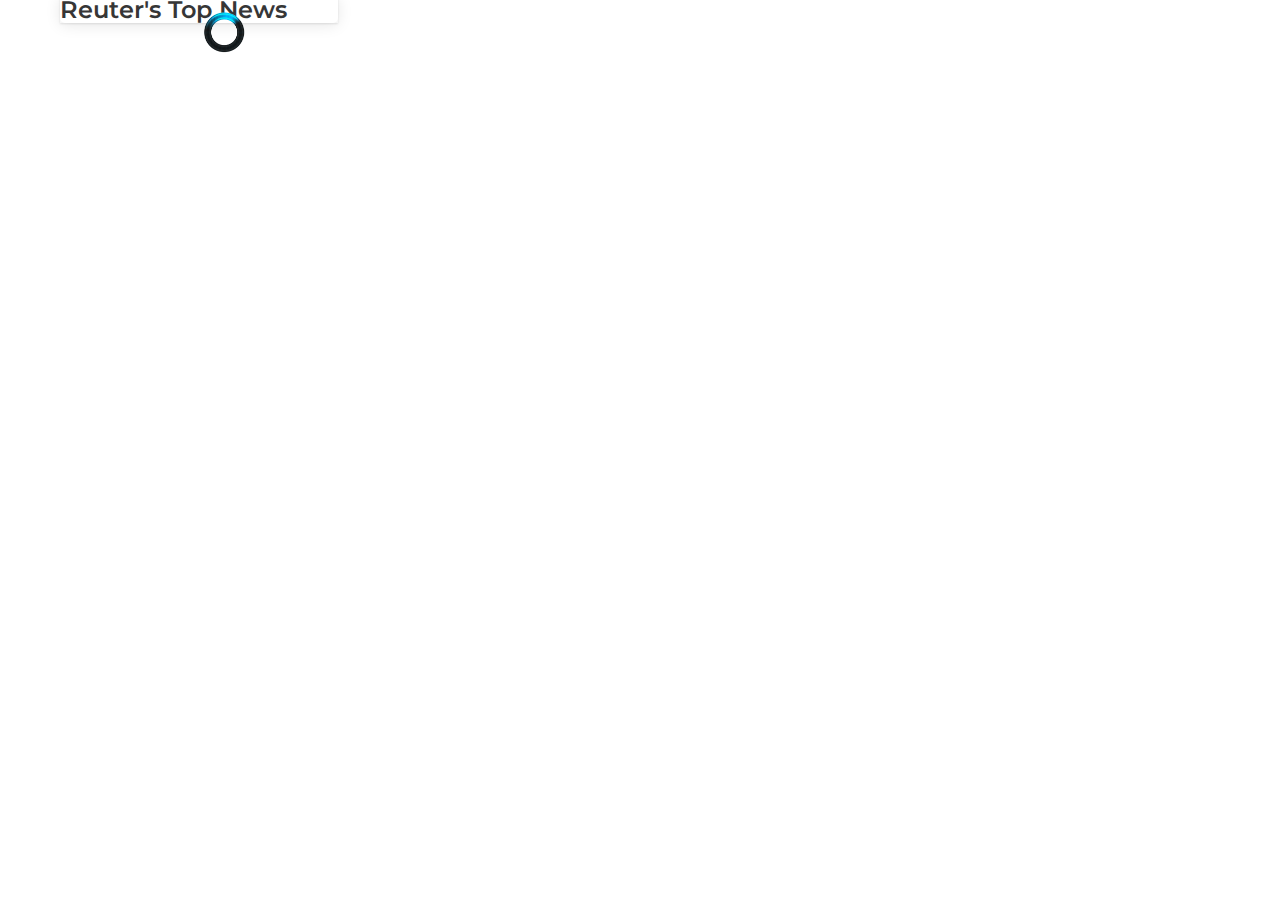
<file: rss.html>
<!DOCTYPE html>
<html lang="en">
<head>
    <meta charset="UTF-8">
    <meta name="viewport" content="width=device-width, initial-scale=1.0">
    <title>Document</title>
    <link defer rel="stylesheet" href="vendors/font-awesone.min.css">
    <link defer rel="stylesheet" href="vendors/bulma.min.css">
    <link rel="stylesheet" href="app.css">
    <link href="https://fonts.googleapis.com/css?family=Montserrat&display=swap" rel="stylesheet">
    <script type="text/javascript" src="vendors/jquery.min.js"></script>
    <script type="text/javascript" src="vendors/FeedEk.js"></script>
</head>
<body>
    <div class="container">
        <div class="columns">
            <div class="column is-3">
                <div class="card">
                    <div class="card-header title is-4">Reuter's Top News</div>
                    <div class="content">
                        <div id="divRss" class="subtitle is-7"></div> 
                    </div>
                </div>
            </div>
        </div>
    </div>
    
    <script src="rss.js"></script>
</body>
</html>
</file>
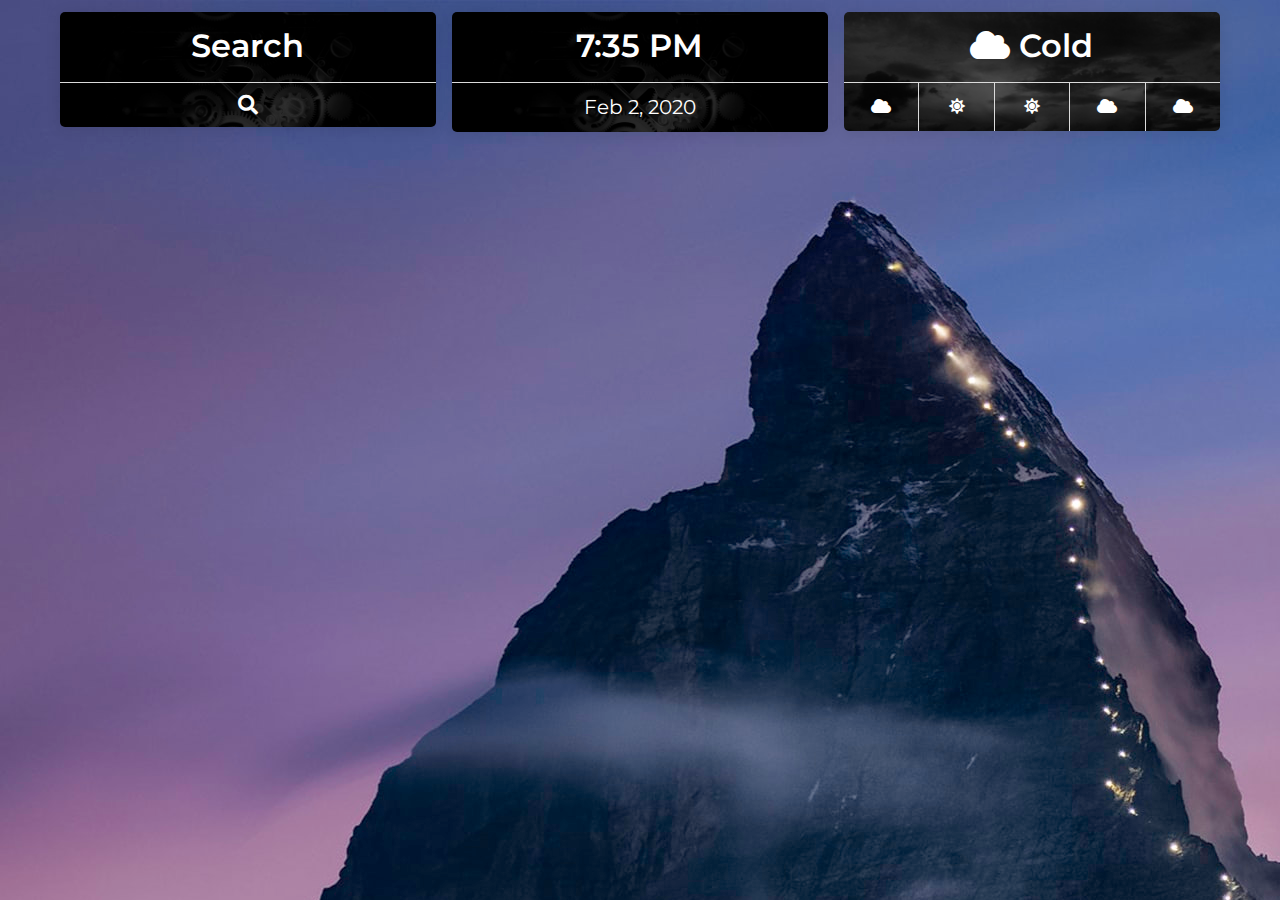
<file: time.html>
<!DOCTYPE html>
<html lang="en">
    <head>
        <meta charset="utf-8">
        <meta name="viewport" content="width=device-width, initial-scale=1">
        <meta name="robots" content="noindex">
        <link rel="icon" type="image/png" href="assets/favicon.png">
        <title>Spaceballs, The StartPage!</title>
        <link defer rel="stylesheet" href="vendors/font-awesone.min.css">
        <link defer rel="stylesheet" href="vendors/bulma.min.css">
        <link rel="stylesheet" href="app.css">
        <link href="https://fonts.googleapis.com/css?family=Montserrat&display=swap" rel="stylesheet">
    </head>
<body style="background: url(/img/bg3.jpg)">
    <div class="container heading-cards">
    <div class="columns">
        <div class="column is-one-third">
            <div class="card clock-card">
            <div class="card-content has-text-centered">
                <div id="date" class="title has-text-white">Search</div>
                </div>
                <footer class="card-footer">
                    <p class="card-footer-item subtitle has-text-white"><icon class="fa fa-search"></icon>
            </div>
        </div>
        <div class="column is-one-third">
            <div class="card clock-card">
                <div class="card-content has-text-centered">
                    <div id="time" class="title has-text-white">12:00</div>
                    </div>
                <footer class="card-footer">
                    <p class="card-footer-item date subtitle has-text-white">Feb 2, 2020</p>
                </div>
            </div>
            <div class="column is-one-third">
                <div class="card card-weather">
                <div class="card-content has-text-centered">
                    <div id="date" class="title has-text-white"><icon class="fas fa-cloud"></icon><span> Cold</span></div>
                    </div>
                    <footer class="card-footer">
                        <p class="card-footer-item">
                          <span>
                            <icon class="fa fa-cloud has-text-white"></icon>
                          </span>
                        </p>
                        <p class="card-footer-item">
                          <span>
                            <icon class="fa fa-sun has-text-white"></icon>
                          </span>
                        </p>
                        <p class="card-footer-item">
                            <span>
                                <icon class="fa fa-sun has-text-white"></icon>
                            </span>
                          </p>
                          <p class="card-footer-item">
                            <span>
                                <icon class="fa fa-cloud has-text-white"></icon>
                            </span>
                          </p>
                          <p class="card-footer-item">
                            <span>
                                <icon class="fa fa-cloud has-text-white"></icon>
                            </span>
                          </p>
                      </footer>
                </div>
            </div>
        </div>
    </div>
    <script src="vendors/vue.min.js"></script>
    <script src="js/time.js"></script>
    <script src="vendors/jquery.min.js"></script>
</body>
</html>
</file>
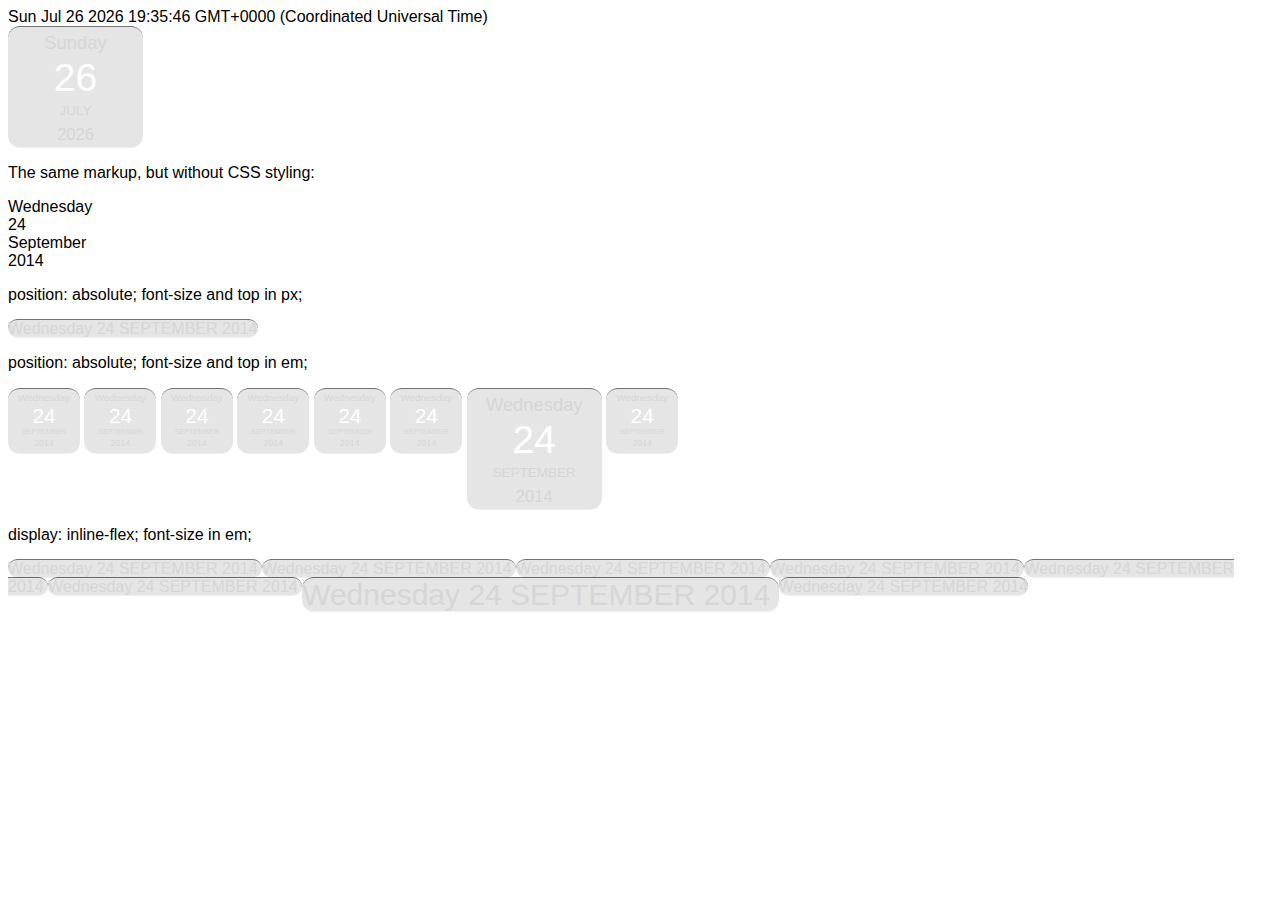
<file: v4.0pre/calendar/calendar.html>
<!DOCTYPE html>
<html lang="en">
<head>
    <meta charset="UTF-8">
    <meta name="viewport" content="width=device-width, initial-scale=1.0">
    <title>Document</title>
    <link rel="stylesheet" type="text/css" href="../app.css">
    
</head>
<body>
    <div id="date"></div>
<time class="date-as-calendar position-em size2x">
    <div id="weekday" class="weekday">Monday</div>
    <div id="month" class="month">September</div>
    <div id="day" class="day">3</div>
    <div id="year" class="year">2025</div>
</time>


    <p>The same markup, but without CSS styling:

        <time datetime="2014-09-24" class="">
            <div class="weekday">Wednesday</div>
            <div class="day">24</div>
            <div class="month">September</div>
            <div class="year">2014</div>
        </time>
    
    </p>
    
    <p>position: absolute; font-size and top in px;</p>
    
    <time datetime="2014-09-24" class="date-as-calendar position-pixels">
        <span class="weekday">Wednesday</span>
        <span class="day">24</span>
        <span class="month">September</span>
        <span class="year">2014</span>
    </time>
    
    <p>position: absolute; font-size and top in em;</p>
    
    <time datetime="2014-09-24" class="date-as-calendar position-em size0_5x">
        <span class="weekday">Wednesday</span>
        <span class="day">24</span>
        <span class="month">September</span>
        <span class="year">2014</span>
    </time>
    
    <time datetime="2014-09-24" class="date-as-calendar position-em size0_75x">
        <span class="weekday">Wednesday</span>
        <span class="day">24</span>
        <span class="month">September</span>
        <span class="year">2014</span>
    </time>
    
    <time datetime="2014-09-24" class="date-as-calendar position-em size1x">
        <span class="weekday">Wednesday</span>
        <span class="day">24</span>
        <span class="month">September</span>
        <span class="year">2014</span>
    </time>
    
    <time datetime="2014-09-24" class="date-as-calendar position-em size1_25x">
        <span class="weekday">Wednesday</span>
        <span class="day">24</span>
        <span class="month">September</span>
        <span class="year">2014</span>
    </time>
    
    <time datetime="2014-09-24" class="date-as-calendar position-em size1_5x">
        <span class="weekday">Wednesday</span>
        <span class="day">24</span>
        <span class="month">September</span>
        <span class="year">2014</span>
    </time>
    
    <time datetime="2014-09-24" class="date-as-calendar position-em size1_75x">
        <span class="weekday">Wednesday</span>
        <span class="day">24</span>
        <span class="month">September</span>
        <span class="year">2014</span>
    </time>
    
    <time datetime="2014-09-24" class="date-as-calendar position-em size2x">
        <span class="weekday">Wednesday</span>
        <span class="day">24</span>
        <span class="month">September</span>
        <span class="year">2014</span>
    </time>
    
    <time datetime="2014-09-24" class="date-as-calendar position-em size3x">
        <span class="weekday">Wednesday</span>
        <span class="day">24</span>
        <span class="month">September</span>
        <span class="year">2014</span>
    </time>
    
    <p>display: inline-flex; font-size in em;</p>
    
    <time datetime="2014-09-24" class="date-as-calendar inline-flex size0_5x">
        <span class="weekday">Wednesday</span>
        <span class="day">24</span>
        <span class="month">September</span>
        <span class="year">2014</span>
    </time>
    
    <time datetime="2014-09-24" class="date-as-calendar inline-flex size0_75x">
        <span class="weekday">Wednesday</span>
        <span class="day">24</span>
        <span class="month">September</span>
        <span class="year">2014</span>
    </time>
    
    <time datetime="2014-09-24" class="date-as-calendar inline-flex size1x">
        <span class="weekday">Wednesday</span>
        <span class="day">24</span>
        <span class="month">September</span>
        <span class="year">2014</span>
    </time>
    
    <time datetime="2014-09-24" class="date-as-calendar inline-flex size1_25x">
        <span class="weekday">Wednesday</span>
        <span class="day">24</span>
        <span class="month">September</span>
        <span class="year">2014</span>
    </time>
    
    <time datetime="2014-09-24" class="date-as-calendar inline-flex size1_5x">
        <span class="weekday">Wednesday</span>
        <span class="day">24</span>
        <span class="month">September</span>
        <span class="year">2014</span>
    </time>
    
    <time datetime="2014-09-24" class="date-as-calendar inline-flex size1_75x">
        <span class="weekday">Wednesday</span>
        <span class="day">24</span>
        <span class="month">September</span>
        <span class="year">2014</span>
    </time>
    
    <time datetime="2014-09-24" class="date-as-calendar inline-flex size2x">
        <span class="weekday">Wednesday</span>
        <span class="day">24</span>
        <span class="month">September</span>
        <span class="year">2014</span>
    </time>
    
    <time datetime="2014-09-24" class="date-as-calendar inline-flex size3x">
        <span class="weekday">Wednesday</span>
        <span class="day">24</span>
        <span class="month">September</span>
        <span class="year">2014</span>
    </time>    

    <script src="calendar.js"></script>
</body>
</html>
</file>
<file: app.css>
html {
  overflow: hidden;
}

body {
  font-family: 'Montserrat', sans-serif;
}

html, body {
  height: 100%;
  background-size: cover;
  background-repeat: no-repeat;
}

body #app {
  transition: background-color cubic-bezier(0.165, 0.84, 0.44, 1) 300ms;
  background-color: #f5f5f5;
  color: #363636;
  min-height: 100%;
}

body #app a:hover {
  color: #363636;
}

body #app .title {
  color: #303030;
}

body #app .subtitle {
  color: #424242;
}

body #app .card {
  background-color: #ffffff;
  box-shadow: 0 2px 15px 0 rgba(0, 0, 0, 0.1);
}

body #app .card:hover {
  background-color: #ffffff;
}

body #app .footer {
  background-color: #ffffff;
  box-shadow: 0 2px 15px 0 rgba(0, 0, 0, 0.1);
}

@media (prefers-color-scheme: light),
(prefers-color-scheme: no-preference) {
  body #app {
    background-color: #f5f5f5;
    color: #363636;
  }

  body #app a:hover {
    color: #363636;
  }

  body #app .title {
    color: #303030;
  }

  body #app .subtitle {
    color: #424242;
  }

  body #app .card {
    background-color: #ffffff;
    box-shadow: 0 2px 15px 0 rgba(0, 0, 0, 0.1);
  }

  body #app .card:hover {
    background-color: #ffffff;
  }

  body #app .footer {
    background-color: #ffffff;
    box-shadow: 0 2px 15px 0 rgba(0, 0, 0, 0.1);
  }
}

@media (prefers-color-scheme: dark) {
  body #app {
    background-color: #131313;
    color: #eaeaea;
  }

  body #app a:hover {
    color: #ffdd57;
  }

  body #app .title {
    color: #fafafa;
  }

  body #app .subtitle {
    color: #f5f5f5;
  }

  body #app .card {
    background-color: rgba(136, 136, 136, 0.4);
    box-shadow: 0 2px 15px 0 rgba(0, 0, 0, 0.4);
  }

  body #app .card:hover {
    background-color: #2b2b2b;
  }

  body #app .footer {
    background-color: #2b2b2b;
    box-shadow: 0 2px 15px 0 rgba(0, 0, 0, 0.4);
  }
}

body #app.is-light {
  background-color: #f5f5f5;
  color: #363636;
}

body #app.is-light a:hover {
  color: #363636;
}

body #app.is-light .title {
  color: #303030;
}

body #app.is-light .subtitle {
  color: #424242;
}

body #app.is-light .card {
  background-color: #ffffff;
  box-shadow: 0 2px 15px 0 rgba(0, 0, 0, 0.1);
}

body #app.is-light .card:hover {
  background-color: #ffffff;
}

body #app.is-light .footer {
  background-color: #ffffff;
  box-shadow: 0 2px 15px 0 rgba(0, 0, 0, 0.1);
}

body #app.is-dark {
  background-color: #131313;
  color: #eaeaea;
}

body #app.is-dark a:hover {
  color: #ffdd57;
}

body #app.is-dark .title {
  color: #fafafa;
}

body #app.is-dark .subtitle {
  color: #f5f5f5;
}

body #app.is-dark .card {
  background-color: rgba(46, 46, 46, 0.9);
  box-shadow: 0 2px 15px 0 rgba(0, 0, 0, 0.4);
}

body #app.is-dark .card:hover {
  background-color: #2b2b2b;
}

body #app.is-dark .footer {
  background-color: #2b2b2b;
  box-shadow: 0 2px 15px 0 rgba(0, 0, 0, 0.4);
}

body h1,
body h2,
body h3,
body h4,
body h5,
body h6 {
  font-family: 'Montserrat', sans-serif;
}

body h1 {
  font-size: 2rem;
}

body h2 {
  font-size: 1.2rem;
  margin-top: 1rem;
  margin-bottom: 1rem;
}

body h2 .fas,
body h2 .fab,
body h2 .far {
  margin-right: 10px;
}

body h2 span {
  font-weight: bold;
  color: #4285f4;
}

body [v-cloak] {
  display: none;
}

body #bighead {
  color: #ffffff;
}

body #bighead .dashboard-title {
  padding: 6px 0 0 80px;
}

body #bighead .first-line {
  height: 100px;
  vertical-align: center;
  background-color: #3367d6;
}

body #bighead .first-line h1 {
  margin-top: -12px;
  font-size: 2rem;
}

body #bighead .first-line .headline {
  margin-top: 5px;
  font-size: 0.9rem;
}

body #bighead .first-line .container {
  height: 80px;
  padding: 10px 0;
}

body #bighead .first-line .logo {
  float: left;
}

body #bighead .first-line .logo i {
  vertical-align: top;
  padding: 8px 15px;
  font-size: 50px;
}

body #bighead .first-line .logo img {
  padding: 10px;
  max-height: 70px;
  max-width: 70px;
}

body #bighead .navbar {
  background-color: #4285f4;
}

body #bighead .navbar a {
  color: #ffffff;
}

body #bighead .navbar a:hover,
body #bighead .navbar a:focus {
  color: #ffffff;
  background-color: #5a95f5;
}

body #main-section {
  margin-bottom: .5rem;
  padding: 0;
}

body #main-section h2 {
  border-bottom: 1px dashed #ccc;
}

body #main-section .title {
  font-size: 1.1em;
}

body #main-section .subtitle {
  font-size: .9em;
  white-space: nowrap;
  overflow: hidden;
  text-overflow: ellipsis;
}

body #main-section .container {
  padding: 1rem .75rem;
}

body #main-section .message {
  margin-top: 45px;
  box-shadow: 0 2px 15px 0 rgba(0, 0, 0, 0.1);
}

body #main-section .message .message-header {
  font-weight: bold;
}

body #main-section .message .message-body {
  border: none;
}

body .media-content {
  overflow: inherit;
}

body .tag {
  color: #4285f4;
  background-color: #4285f4;
  position: absolute;
  top: 1rem;
  right: -0.2rem;
  width: 3px;
  overflow: hidden;
  transition: all 0.2s ease-out;
  padding: 0;
}

body .tag .tag-text {
  display: none;
}

body .card {
  border-radius: 5px;
  border: none;
  box-shadow: 0 2px 15px 0 rgba(0, 0, 0, 0.1);
  transition: cubic-bezier(0.165, 0.84, 0.44, 1) 300ms;
}

body .card a {
  outline: none;
}

body .card:hover {
  transform: translate(0, -3px);
}

body .card:hover .tag {
  width: auto;
  color: #ffffff;
  padding: 0 0.75em;
}

body .card:hover .tag .tag-text {
  display: block;
}

body .card-content {
  height: 70px;
  padding: 1rem;
  font-weight: 300;
  font-size: 12px;
}

body .card-content .media {
  align-items: center;
}

body .layout-vertical .card {
  border-radius: 0;
}

body .layout-vertical .column div:first-of-type .card {
  border-radius: 5px 5px 0 0;
}

body .layout-vertical .column div:last-child .card {
  border-radius: 0 0 5px 5px;
}

body .footer {
  position: fixed;
  left: 0;
  right: 0;
  bottom: 0;
  padding: 0.5rem;
  text-align: left;
  color: #676767;
  font-size: 0.85rem;
  transition: background-color cubic-bezier(0.165, 0.84, 0.44, 1) 300ms;
}

body .search-bar {
  position: relative;
  display: inline-block;
}

body .search-bar #search {
  border: none;
  background-color: #5f98f6;
  border-radius: 5px;
  padding: 2px 12px 2px 30px;
  margin: 10px 0;
  transition: all 100ms linear;
  color: #ffffff;
  height: 30px;
  width: 100px;
}

body .search-bar #search:focus {
  color: #000000;
  width: 250px;
  background-color: #ffffff;
}

body .search-bar .search-label::before {
  font-family: 'Font Awesome 5 Free';
  position: absolute;
  top: 12px;
  left: 8px;
  content: "\f002";
  font-weight: 900;
  width: 20px;
  height: 20px;
}

body .search-bar:focus-within .search-label::before {
  color: #4a4a4a;
}

body .icon-button {
  display: inline-block;
}

body .offline-message {
  text-align: center;
  margin: 35px 0;
}

body .offline-message i {
  font-size: 2rem;
}

body .offline-message i.fa-redo-alt {
  font-size: 1.3rem;
  line-height: 1rem;
  vertical-align: middle;
  cursor: pointer;
  color: #3273dc;
}

/* All Added by DarkHelmet */

.bgImage {
  background-color: grey;
  background-image: url("/img/bg.jpg");
  background-size: cover;
}

.containerWeather {
  margin: auto;
  transform: scale(0.80);
  padding: 12px;
  background: rgba(39, 39, 39, 0.1);
  border-radius: 12px;
  -webkit-box-shadow: inset 0 1px 6px 0 rgba(0, 0, 0, 0);
  box-shadow: inset 0 1px 6px 0 rgba(0, 0, 0, 0);
  border-top: 1px solid rgba(0, 0, 0, .5);
  border-bottom: 1px solid hsla(0, 0%, 100%, .35);
  max-width: fit-content;
}

.containerTime {
  display: flex;
  transform: scale(0.75);
  margin: auto;
  padding: 12px;
  border-radius: 12px;
  background: rgba(15, 15, 15, 0.1);
  -webkit-box-shadow: inset 0 1px 6px 0 rgba(0, 0, 0, 0);
  box-shadow: inset 0 1px 6px 0 rgba(0, 0, 0, 0);
  border-top: 1px solid rgba(0, 0, 0, .5);
  border-bottom: 1px solid hsla(0, 0%, 100%, .35);
  max-width: fit-content;
}

.containerDate {
  border-radius: 12px;
  max-width: fit-content;
  background: rgba(63, 63, 63, 0.8);
  margin-right: 10px;
  margin-left: 35px;
}

.level.forecast {
  width: 600px;
}

/* For Date Widget/Block */

/* .date-as-calendar {
  font-variant: normal;
  font-style: normal;
  font-weight: normal;
  font-family: "Montserrat", sans-serif;

  
  vertical-align: top;

  

  color: #d6d6d6;
  background-color: rgba(0, 0, 0, .1);
  border-radius: 12px;
  -webkit-box-shadow: inset 0 1px 6px 0 rgba(0, 0, 0, 0);
  box-shadow: inset 0 1px 6px 0 rgba(0, 0, 0, 0);
  border-top: 1px solid rgba(0, 0, 0, .5);
  border-bottom: 1px solid hsla(0, 0%, 100%, .35);
  overflow: hidden;
}

.date-as-calendar .weekday,
.date-as-calendar .day,
.date-as-calendar .month,
.date-as-calendar .year {
  text-align: center;
  line-height: 1;
  margin-bottom: 5px;
}

.date-as-calendar .month {
  text-transform: uppercase;

}

.date-as-calendar.size2x {
  font-size: 30px;
}

.position-em.date-as-calendar {
  display: inline-block;
  position: relative;

  width: 4.5em;
  height: 4em;
}

.position-em.date-as-calendar .weekday,
.position-em.date-as-calendar .day,
.position-em.date-as-calendar .month,
.position-em.date-as-calendar .year {
  display: block;
  position: absolute;
  left: 0;
  right: 0;
  width: 100%;
  height: 1em;
}

.position-em.date-as-calendar .month {
  bottom: 1.6em;
  font-size: 0.45em;
  padding: 0.2em 0;
}

.position-em.date-as-calendar .weekday {
  top: 0.4em;
  font-size: 0.6125em;

}

.position-em.date-as-calendar .day {
  top: 0.8em;
  font-size: 1.3em;
  color: #ffffff;
}

.position-em.date-as-calendar .year {
  bottom: 0px;
  font-size: 0.55em;
}
 */




/* 2-26 */

.clock-card {
  background-image: url(/img/clockback.png);
  background-size: cover;
  }

.card-weather {
  background-image: url(/img/weatherback.png);
  background-size: cover;
}

.card-ip {
  background-image: url(/img/ipback.png);
  background-size: cover;
}

.heading-cards {
  padding-top: 1em;
}


/* 2-28 */

.column {
  display: block;
  flex-basis: 0;
  flex-grow: 1;
  flex-shrink: 1;
  padding: .5rem;
}


/* 3/2 */
.searchform {
    display: -webkit-box;
    display: -ms-flexbox;
    display: flex;
    -ms-flex-item-align: start;
    align-self: flex-start;
    text-align: center;
    margin: auto;
    padding: 12px;
    background: rgba(0, 0, 0, .2);
    border-radius: 12px;
    -webkit-box-shadow: inset 0 1px 6px 0 rgba(0, 0, 0, 0);
    box-shadow: inset 0 1px 6px 0 rgba(0, 0, 0, 0);
    border-top: 1px solid rgba(0, 0, 0, .5);
    border-bottom: 1px solid hsla(0, 0%, 100%, .35);
    position: relative;
    width: 100%;
    max-width: 640px;
    max-height: 256px;
}



.searchform form {
    width: 615px;
}

.searchform .input-container {
    background: #fff;
    height: 36px;
    border-radius: 5px;
    -webkit-box-shadow: 0 0 5px 0 rgba(0, 0, 0, .4);
    box-shadow: 0 0 5px 0 rgba(0, 0, 0, .4);
    overflow: hidden;
    position: relative;
    display: -webkit-box;
    display: -ms-flexbox;
    display: flex
}

.searchform input {
    padding: 15px 15px;
    font-size: 15px;
    border: 0 none;
    width: 100%;
    background: transparent
}

.searchform button {
    position: absolute;
    right: 0;
    top: 0;
    border: none;
    font-size: 10px;
    padding: 7px 15px;
    line-height: 26px; 
    font-weight: 500;
    border-top-right-radius: 5px;
    border-bottom-right-radius: 5px;
    color: #fff;
    text-transform: uppercase;
    background: #d64d55
}

.searchform select {
    padding: 7px;
    background: #f5f5f5;
    border: none;
    border-right: 1px solid #ddd
}

.rsscontainer{
  background:  rgba(136, 136, 136, 0.4);
  display: flex;
  border-radius: 10px;
  padding: 1em;
  
}

.rsscontainer .card {
  height: 100%;
}

.rsscontainer .card-content{
  height: 100%;
  
  
}

.rsscontainer a {
  color: #b9b9b9;
}

.loading {
  position: absolute;
  left: 50%;
  top: 50%;
  max-width: 50px;
}
</file>
<file: v4.0pre/app.css>
/* raleway-regular - latin */
@font-face {
  font-family: 'Raleway';
  font-style: normal;
  font-weight: 400;
  font-display: swap;
  src: local("Raleway"), local("Raleway-Regular"), url("./webfonts/raleway/raleway-v14-latin-regular.woff2") format("woff2"), url("./webfonts/raleway/raleway-v14-latin-regular.woff") format("woff");
  /* Chrome 6+, Firefox 3.6+, IE 9+, Safari 5.1+ */ }

/* lato-regular - latin */
@font-face {
  font-family: 'Lato';
  font-style: normal;
  font-weight: 400;
  font-display: swap;
  src: local("Lato Regular"), local("Lato-Regular"), url("./webfonts/lato/lato-v16-latin-regular.woff2") format("woff2"), url("./webfonts/lato/lato-v16-latin-regular.woff") format("woff");
}

  html {
  height: 100%;
  overflow: hidden;
  }

body {
  background-size: auto;
  font-family: 'Montserrat', sans-serif;
  height: 100%; }
  body #app {
    min-height: 100%;
    transition: background-color cubic-bezier(0.165, 0.84, 0.44, 1) 300ms;
    background-color: #f5f5f5;
    color: #363636; }
    body #app a:hover {
      color: #363636; }
    body #app .title {
      color: #303030; }
    body #app .subtitle {
      color: #424242; }
    body #app .card {
      background-color: #ffffff;
      box-shadow: 0 2px 15px 0 rgba(0, 0, 0, 0.1); }
      body #app .card:hover {
        background-color: #ffffff; }
    body #app .footer {
      background-color: #ffffff;
      box-shadow: 0 2px 15px 0 rgba(0, 0, 0, 0.1); }
    @media (prefers-color-scheme: light), (prefers-color-scheme: no-preference) {
      body #app {
        background-color: #f5f5f5;
        color: #363636; }
        body #app a:hover {
          color: #363636; }
        body #app .title {
          color: #303030; }
        body #app .subtitle {
          color: #424242; }
        body #app .card {
          background-color: #ffffff;
          box-shadow: 0 2px 15px 0 rgba(0, 0, 0, 0.1); }
          body #app .card:hover {
            background-color: #ffffff; }
        body #app .footer {
          background-color: #ffffff;
          box-shadow: 0 2px 15px 0 rgba(0, 0, 0, 0.1); } }
    @media (prefers-color-scheme: dark) {
      body #app {
        background-color: #131313;
        color: #eaeaea; }
        body #app a:hover {
          color: #ffdd57; }
        body #app .title {
          color: #fafafa; }
        body #app .subtitle {
          color: #f5f5f5; }
        body #app .card {
          background-color: #2b2b2b;
          box-shadow: 0 2px 15px 0 rgba(0, 0, 0, 0.4); }
          body #app .card:hover {
            background-color: #2b2b2b; }
        body #app .footer {
          background-color: #2b2b2b;
          box-shadow: 0 2px 15px 0 rgba(0, 0, 0, 0.4); } }
    body #app.is-light {
      background-color: #f5f5f5;
      color: #363636; }
      body #app.is-light a:hover {
        color: #363636; }
      body #app.is-light .title {
        color: #303030; }
      body #app.is-light .subtitle {
        color: #424242; }
      body #app.is-light .card {
        background-color: #ffffff;
        box-shadow: 0 2px 15px 0 rgba(0, 0, 0, 0.1); }
        body #app.is-light .card:hover {
          background-color: #ffffff; }
      body #app.is-light .footer {
        background-color: #ffffff;
        box-shadow: 0 2px 15px 0 rgba(0, 0, 0, 0.1); }
    body #app.is-dark {
      background-color: #131313;
      color: #eaeaea; }
      body #app.is-dark a:hover {
        color: #ffdd57; }
      body #app.is-dark .title {
        color: #fafafa; }
      body #app.is-dark .subtitle {
        color: #f5f5f5; }
      body #app.is-dark .card {
        background-color: #2b2b2b;
        box-shadow: 0 2px 15px 0 rgba(0, 0, 0, 0.4); }
        body #app.is-dark .card:hover {
          background-color: #2b2b2b; }
      body #app.is-dark .footer {
        background-color: #2b2b2b;
        box-shadow: 0 2px 15px 0 rgba(0, 0, 0, 0.4); }
  body h1, body h2, body h3, body h4, body h5, body h6 {
    font-family: 'Montserrat', sans-serif; }
  body h1 {
    font-size: 2rem; }
  body h2 {
    font-size: 1.2rem;
    margin-top: 2rem;
    margin-bottom: 1rem; }
    body h2 .fas, body h2 .fab, body h2 .far {
      margin-right: 10px; }
    body h2 span {
      font-weight: bold;
      color: #4285f4; }
  body [v-cloak] {
    display: none; }
  body #bighead {
    color: #ffffff; }
    body #bighead .dashboard-title {
      padding: 6px 0 0 80px; }
    body #bighead .first-line {
      height: 100px;
      vertical-align: center;
      background-color: #3367d6; }
      body #bighead .first-line h1 {
        margin-top: -12px;
        font-size: 2rem; }
      body #bighead .first-line .headline {
        margin-top: 5px;
        font-size: 0.9rem; }
      body #bighead .first-line .container {
        height: 80px;
        padding: 10px 0; }
      body #bighead .first-line .logo {
        float: left; }
        body #bighead .first-line .logo i {
          vertical-align: top;
          padding: 8px 15px;
          font-size: 50px; }
        body #bighead .first-line .logo img {
          padding: 10px;
          max-height: 70px;
          max-width: 70px; }
    body #bighead .navbar {
      background-color: #4285f4; }
      body #bighead .navbar a {
        color: #ffffff; }
        body #bighead .navbar a:hover, body #bighead .navbar a:focus {
          color: #ffffff;
          background-color: #5a95f5; }
  body #main-section {
    margin-bottom: 1rem;
    margin-top: 5px;
    padding: 0; }
    body #main-section h2 {
      border-bottom: 1px dashed #ccc; }
    body #main-section .title {
      font-size: 1.1em; }
    body #main-section .subtitle {
      font-size: .9em;
      white-space: nowrap;
      overflow: hidden;
      text-overflow: ellipsis; }
    body #main-section .container {
      padding: 1.2rem .75rem; }
    body #main-section .message {
      margin-top: 45px;
      box-shadow: 0 2px 15px 0 rgba(0, 0, 0, 0.1); }
      body #main-section .message .message-header {
        font-weight: bold; }
      body #main-section .message .message-body {
        border: none; }
  body .media-content {
    overflow: inherit; }
  body .tag {
    color: #4285f4;
    background-color: #4285f4;
    position: absolute;
    top: 1rem;
    right: -0.2rem;
    width: 3px;
    overflow: hidden;
    transition: all 0.2s ease-out;
    padding: 0; }
    body .tag .tag-text {
      display: none; }
  body .card {
    border-radius: 5px;
    border: none;
    box-shadow: 0 2px 15px 0 rgba(0, 0, 0, 0.1);
    transition: cubic-bezier(0.165, 0.84, 0.44, 1) 300ms; }
    body .card a {
      outline: none; }
  body .card:hover {
    transform: translate(0, -3px); }
    body .card:hover .tag {
      width: auto;
      color: #ffffff;
      padding: 0 0.75em; }
      body .card:hover .tag .tag-text {
        display: block; }
  body .card-content {
    height: 70px;
    padding: 1rem;
    font-weight: 300;
    font-size: 12px;
  }
  body .card-content .media {
    align-items: center;
  }

  body .layout-vertical .card {
    border-radius: 0; }
  body .layout-vertical .column div:first-of-type .card {
    border-radius: 5px 5px 0 0; }
  body .layout-vertical .column div:last-child .card {
    border-radius: 0 0 5px 5px; }
  body .footer {
    position: fixed;
    left: 0;
    right: 0;
    bottom: 0;
    padding: 0.5rem;
    text-align: left;
    color: #676767;
    font-size: 0.85rem;
    transition: background-color cubic-bezier(0.165, 0.84, 0.44, 1) 300ms; }
  body .search-bar {
    position: relative;
    display: inline-block; }
    body .search-bar #search {
      border: none;
      background-color: #5f98f6;
      border-radius: 5px;
      padding: 2px 12px 2px 30px;
      margin: 10px 0;
      transition: all 100ms linear;
      color: #ffffff;
      height: 30px;
      width: 100px; }
      body .search-bar #search:focus {
        color: #000000;
        width: 250px;
        background-color: #ffffff; }
    body .search-bar .search-label::before {
      font-family: 'Font Awesome 5 Free';
      position: absolute;
      top: 12px;
      left: 8px;
      content: "\f002";
      font-weight: 900;
      width: 20px;
      height: 20px; }
    body .search-bar:focus-within .search-label::before {
      color: #4a4a4a; }
  body .icon-button {
    display: inline-block; }
  body .offline-message {
    text-align: center;
    margin: 35px 0; }
    body .offline-message i {
      font-size: 2rem; }
    body .offline-message i.fa-redo-alt {
      font-size: 1.3rem;
      line-height: 1rem;
      vertical-align: middle;
      cursor: pointer;
      color: #3273dc; }

/* All Added by DarkHelmet */

.bgImage {
  background-color:grey;
  background-image: url("/img/bg.jpg");
  background-size: cover;
  }

.containerWeather {
    margin: auto;
    transform: scale(0.80);
    padding: 12px;
    /* background: rgba(0, 0, 0, .4); */
    background: rgba(39, 39, 39, 0.1);
    border-radius: 12px;
    -webkit-box-shadow: inset 0 1px 6px 0 rgba(0, 0, 0, 0);
    box-shadow: inset 0 1px 6px 0 rgba(0, 0, 0, 0);
    border-top: 1px solid rgba(0, 0, 0, .5);
    border-bottom: 1px solid hsla(0, 0%, 100%, .35);
    max-width: fit-content;  
} 

.containerTime{
    display: flex;
    transform: scale(0.75);
    margin: 15px auto;
    padding: 12px;
    border-radius: 12px;
    background: rgba(15, 15, 15, 0.1);
    -webkit-box-shadow: inset 0 1px 6px 0 rgba(0, 0, 0, 0);
    box-shadow: inset 0 1px 6px 0 rgba(0, 0, 0, 0);
    border-top: 1px solid rgba(0, 0, 0, .5);
    border-bottom: 1px solid hsla(0, 0%, 100%, .35);
    max-width: fit-content;
}

.containerDate {
  border-radius: 12px;
  max-width: fit-content;
  background: rgba(63, 63, 63, 0.8);
  margin-right: 10px;
  margin-left: 35px;
}

.level.forecast {
  width: 600px;
  }

  .sectionTop {
    padding-bottom: 5px;
    margin-bottom: 0em;
    padding: 1rem;
  }

  output h1 {
    background-color: orangered;
    text-indent: 5px;
    color:white;
    font-size: 18pt;
  }

  .infocontainer {
    display: flex;
    flex-direction: row;
    justify-content: center;
    background: rgba(0, 0, 0, .2);
    border-radius: 12px;
    -webkit-box-shadow: inset 0 1px 6px 0 rgba(0, 0, 0, 0);
    box-shadow: inset 0 1px 6px 0 rgba(0, 0, 0, 0);
    border-top: 1px solid rgba(0, 0, 0, .5);
    border-bottom: 1px solid hsla(0, 0%, 100%, .35);
  }

  /* For Date Widget/Block */

.date-as-calendar {
  font-variant: normal;
  font-style: normal;
  font-weight: normal;
  font-family: "Montserrat", sans-serif;

  /* It seems vertical-align: baseline does not work correctly with display: inline-flex. */
  vertical-align: top;

  /* margin: 1ex; */

  color: #d6d6d6;
  background-color: rgba(0, 0, 0, .1);
  border-radius: 12px;
  -webkit-box-shadow: inset 0 1px 6px 0 rgba(0, 0, 0, 0);
  box-shadow: inset 0 1px 6px 0 rgba(0, 0, 0, 0);
  border-top: 1px solid rgba(0, 0, 0, .5);
  border-bottom: 1px solid hsla(0, 0%, 100%, .35);
  overflow: hidden;
  

  
}

.date-as-calendar .weekday,
.date-as-calendar .day,
.date-as-calendar .month,
.date-as-calendar .year {
    text-align: center;
    line-height: 1;
    margin-bottom: 5px;
}

.date-as-calendar .month {
    text-transform: uppercase;

}

.date-as-calendar.size2x {
    font-size: 30px;
}

.position-em.date-as-calendar {
  display: inline-block;
  position: relative;

  width: 4.5em;
  height: 4em;
}

.position-em.date-as-calendar .weekday,
.position-em.date-as-calendar .day,
.position-em.date-as-calendar .month,
.position-em.date-as-calendar .year {
  display: block;
  position: absolute;
  left: 0;
  right: 0;
  width: 100%;
  height: 1em;
}

.position-em.date-as-calendar .month {
  bottom: 1.6em;
  font-size: 0.45em;
  padding: 0.2em 0;
}

.position-em.date-as-calendar .weekday {
  top: 0.4em;
  font-size: 0.6125em;

}

.position-em.date-as-calendar .day {
  top: 0.8em;
  font-size: 1.3em;
  color: #ffffff;
}

.position-em.date-as-calendar .year {
  bottom: 0px;
  font-size: 0.55em;
}
</file>
